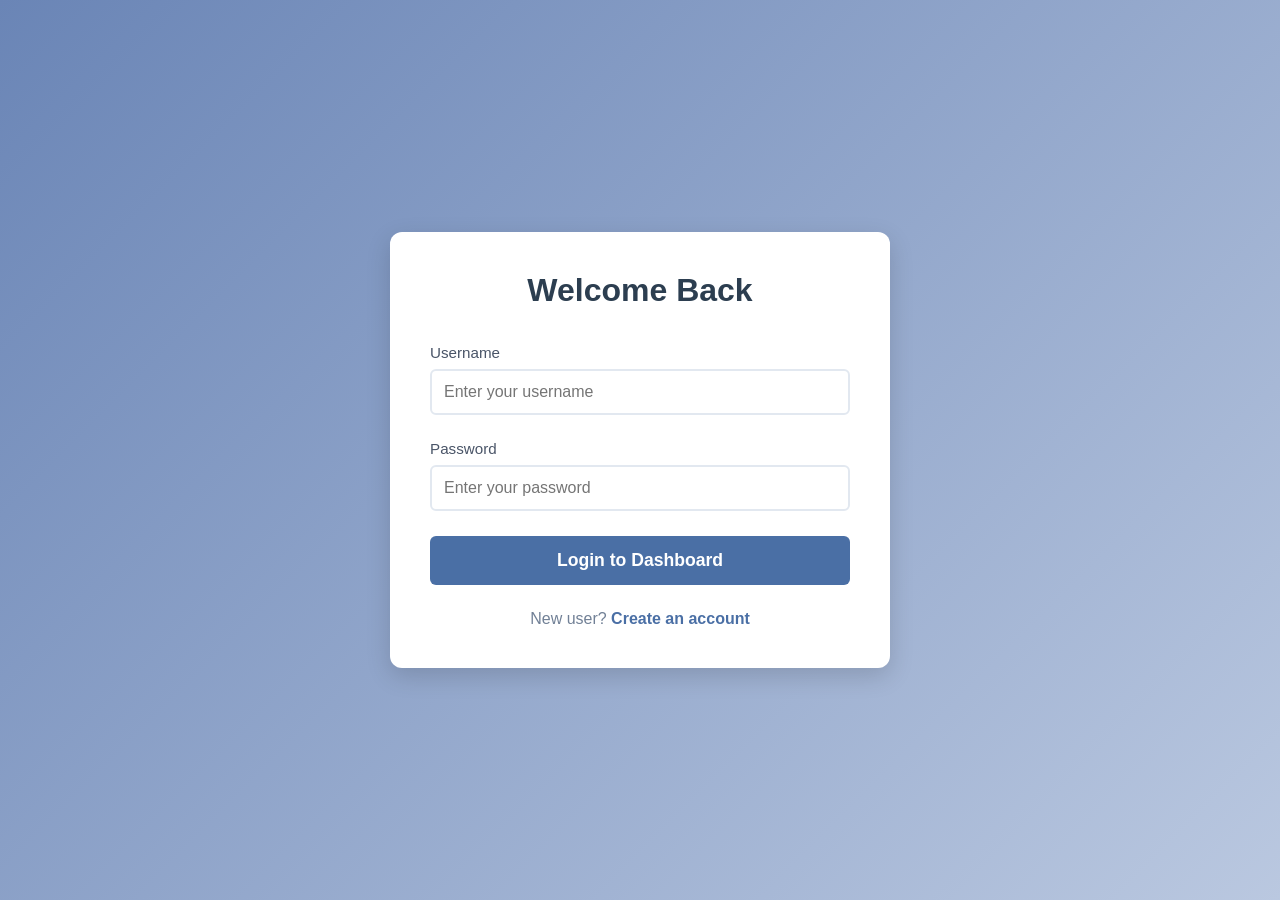
<file: index.html>
<!DOCTYPE html>
<html lang="en">
<head>
    <meta charset="UTF-8">
    <meta name="viewport" content="width=device-width, initial-scale=1.0">
    <title>SE104 Login System</title>
    <link rel="stylesheet" href="styles.css">
</head>
<body>
    <div class="main-container">
        <div class="auth-card">
            <h1>Welcome Back</h1>
            <form action="server.html" method="get">
                <div class="input-group">
                    <label for="username">Username</label>
                    <input type="text" id="username" name="username" required placeholder="Enter your username">
                </div>
                
                <div class="input-group">
                    <label for="password">Password</label>
                    <input type="password" id="password" name="password" required placeholder="Enter your password">
                </div>
                
                <button type="submit" class="btn-primary">Login to Dashboard</button>
                
                <p class="auth-footer">
                    New user? <a href="register.html">Create an account</a>
                </p>
            </form>
        </div>
    </div>
</body>
</html>
</file>
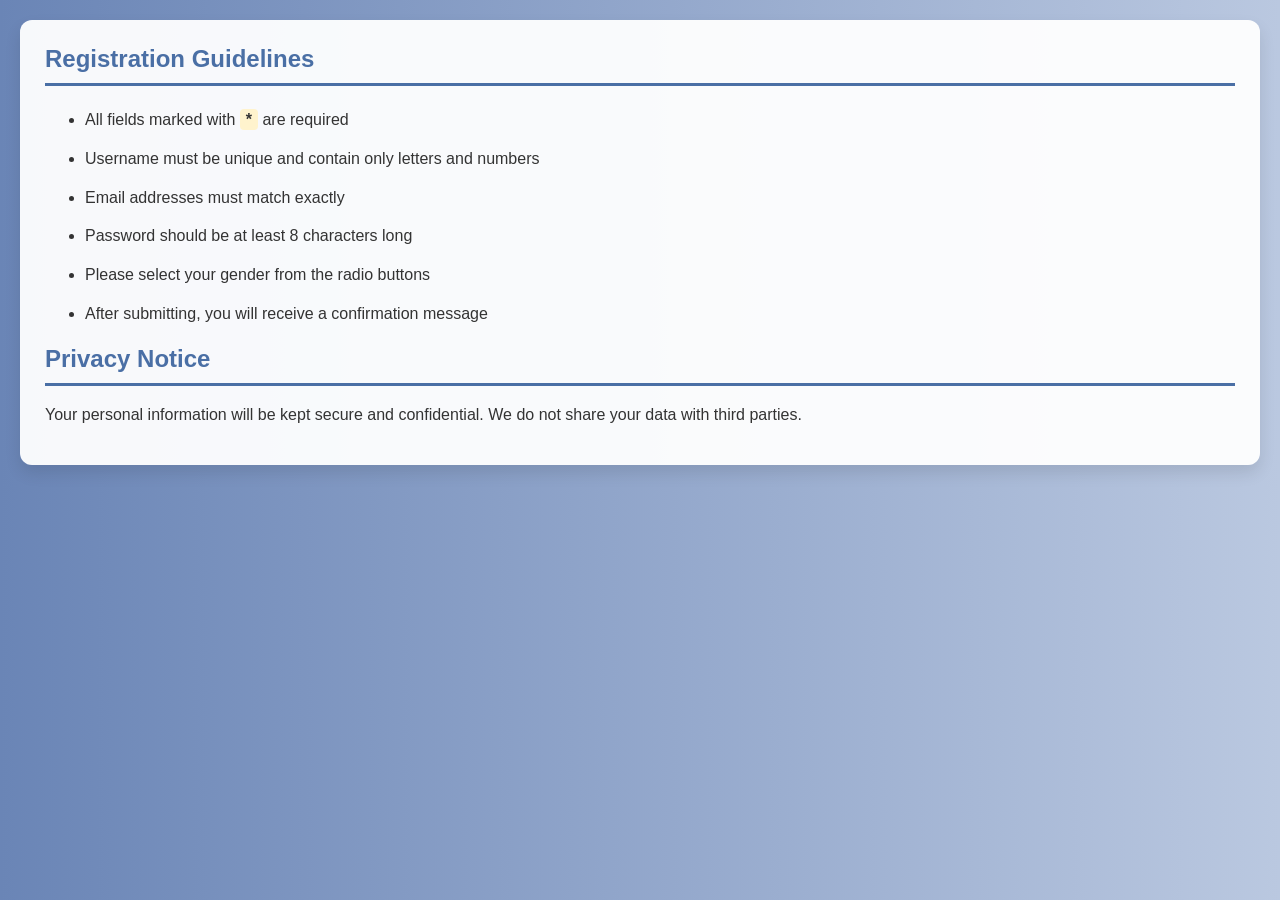
<file: instructions.html>
<!DOCTYPE html>
<html lang="en">
<head>
    <meta charset="UTF-8">
    <meta name="viewport" content="width=device-width, initial-scale=1.0">
    <title>Instructions</title>
    <style>
        body {
            font-family: Arial, sans-serif;
            padding: 20px;
            margin: 0;
            background: linear-gradient(to right, #6a85b6, #bac8e0);
            color: white;
        }
        .instructions-content {
            background: rgba(255, 255, 255, 0.95);
            padding: 25px;
            border-radius: 12px;
            color: #333;
            box-shadow: 0 8px 16px rgba(0,0,0,0.1);
        }
        h2 {
            color: #4a6fa5;
            margin-top: 0;
            border-bottom: 3px solid #4a6fa5;
            padding-bottom: 10px;
        }
        ul {
            line-height: 1.8;
        }
        li {
            margin-bottom: 10px;
        }
        .highlight {
            background-color: #fff3cd;
            padding: 2px 6px;
            border-radius: 4px;
            font-weight: 600;
        }
    </style>
</head>
<body>
    <div class="instructions-content">
        <h2>Registration Guidelines</h2>
        <ul>
            <li>All fields marked with <span class="highlight">*</span> are required</li>
            <li>Username must be unique and contain only letters and numbers</li>
            <li>Email addresses must match exactly</li>
            <li>Password should be at least 8 characters long</li>
            <li>Please select your gender from the radio buttons</li>
            <li>After submitting, you will receive a confirmation message</li>
        </ul>
        
        <h2>Privacy Notice</h2>
        <p>Your personal information will be kept secure and confidential. We do not share your data with third parties.</p>
    </div>
</body>
</html>
</file>
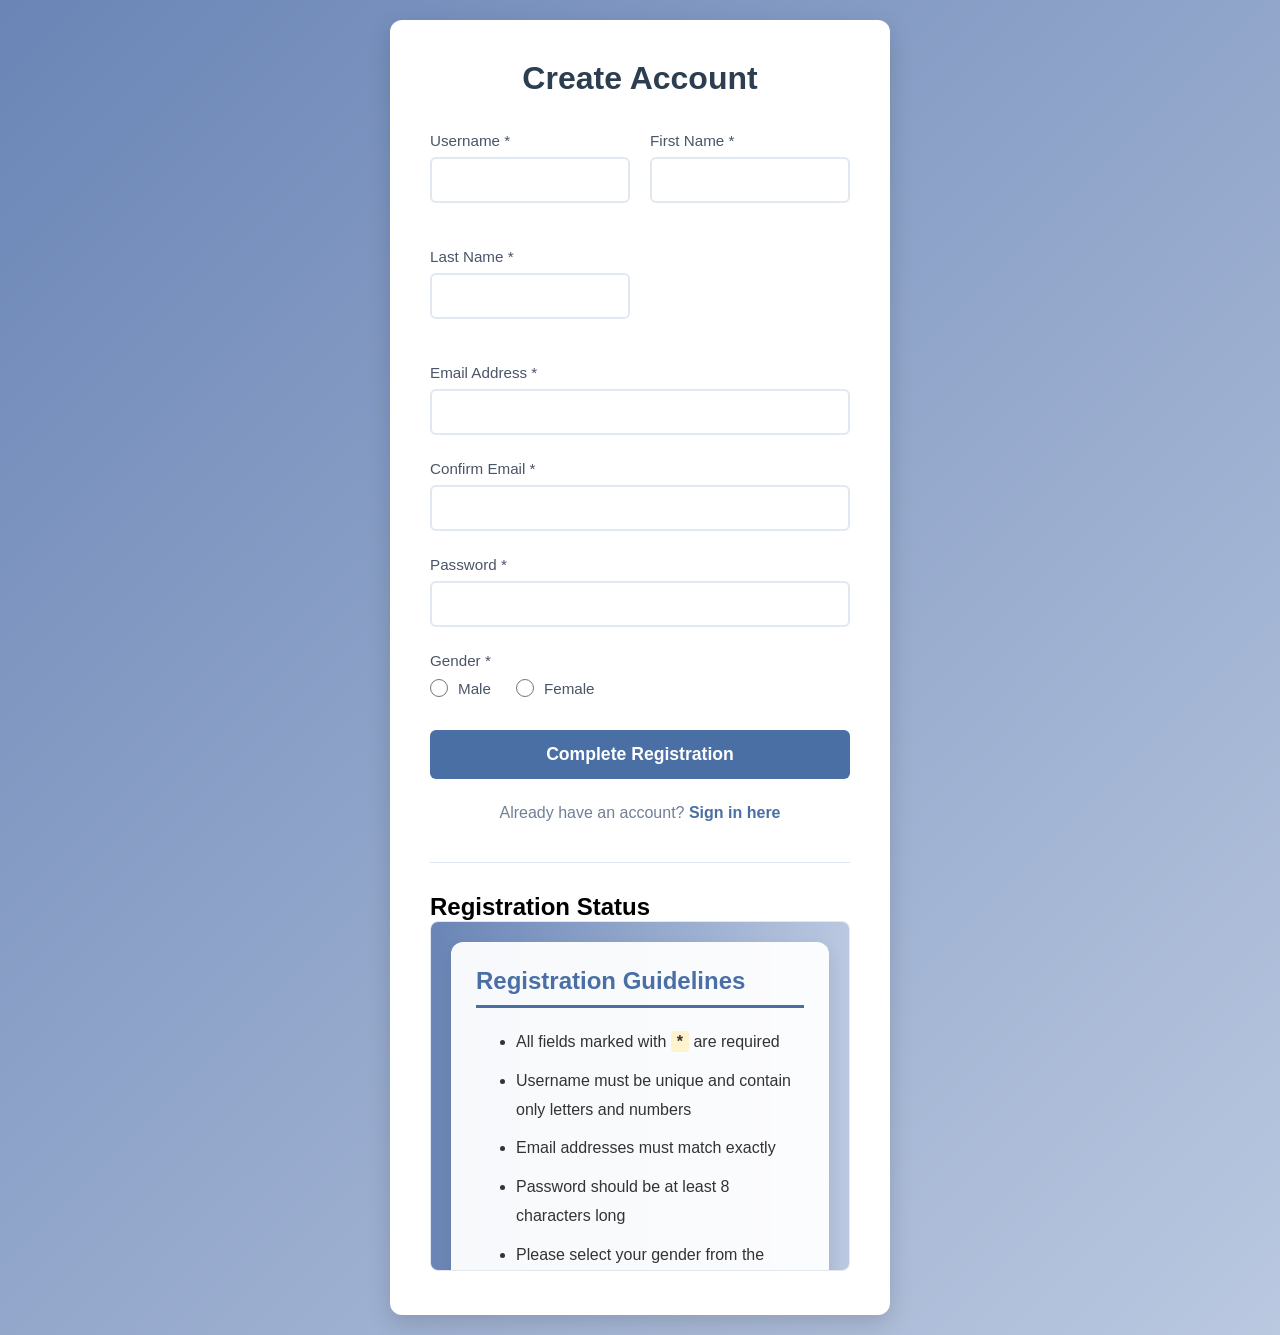
<file: register.html>
<!DOCTYPE html>
<html lang="en">
<head>
    <meta charset="UTF-8">
    <meta name="viewport" content="width=device-width, initial-scale=1.0">
    <title>Create Account</title>
    <link rel="stylesheet" href="styles.css">
</head>
<body>
    <div class="main-container">
        <div class="auth-card register-mode">
            <h1>Create Account</h1>
            <form action="server.html" method="get" target="result_frame">
                <div class="form-grid">
                    <div class="input-group">
                        <label for="username">Username *</label>
                        <input type="text" id="username" name="username" required>
                    </div>
                    
                    <div class="input-group">
                        <label for="firstname">First Name *</label>
                        <input type="text" id="firstname" name="firstname" required>
                    </div>
                    
                    <div class="input-group">
                        <label for="lastname">Last Name *</label>
                        <input type="text" id="lastname" name="lastname" required>
                    </div>
                </div>
                
                <div class="input-group">
                    <label for="email">Email Address *</label>
                    <input type="email" id="email" name="email" required>
                </div>
                
                <div class="input-group">
                    <label for="confirm_email">Confirm Email *</label>
                    <input type="email" id="confirm_email" name="confirm_email" required>
                </div>
                
                <div class="input-group">
                    <label for="password">Password *</label>
                    <input type="password" id="password" name="password" required>
                </div>
                
                <div class="input-group">
                    <label>Gender *</label>
                    <div class="gender-options">
                        <label class="radio-item">
                            <input type="radio" name="gender" value="male" required>
                            <span>Male</span>
                        </label>
                        <label class="radio-item">
                            <input type="radio" name="gender" value="female" required>
                            <span>Female</span>
                        </label>
                    </div>
                </div>
                
                <button type="submit" class="btn-primary">Complete Registration</button>
                
                <p class="auth-footer">
                    Already have an account? <a href="index.html">Sign in here</a>
                </p>
            </form>
            
            <div class="help-section">
                <h2>Registration Status</h2>
                <iframe src="instructions.html" name="result_frame" title="Registration Instructions and Results"></iframe>
            </div>
        </div>
    </div>
</body>
</html>
</file>
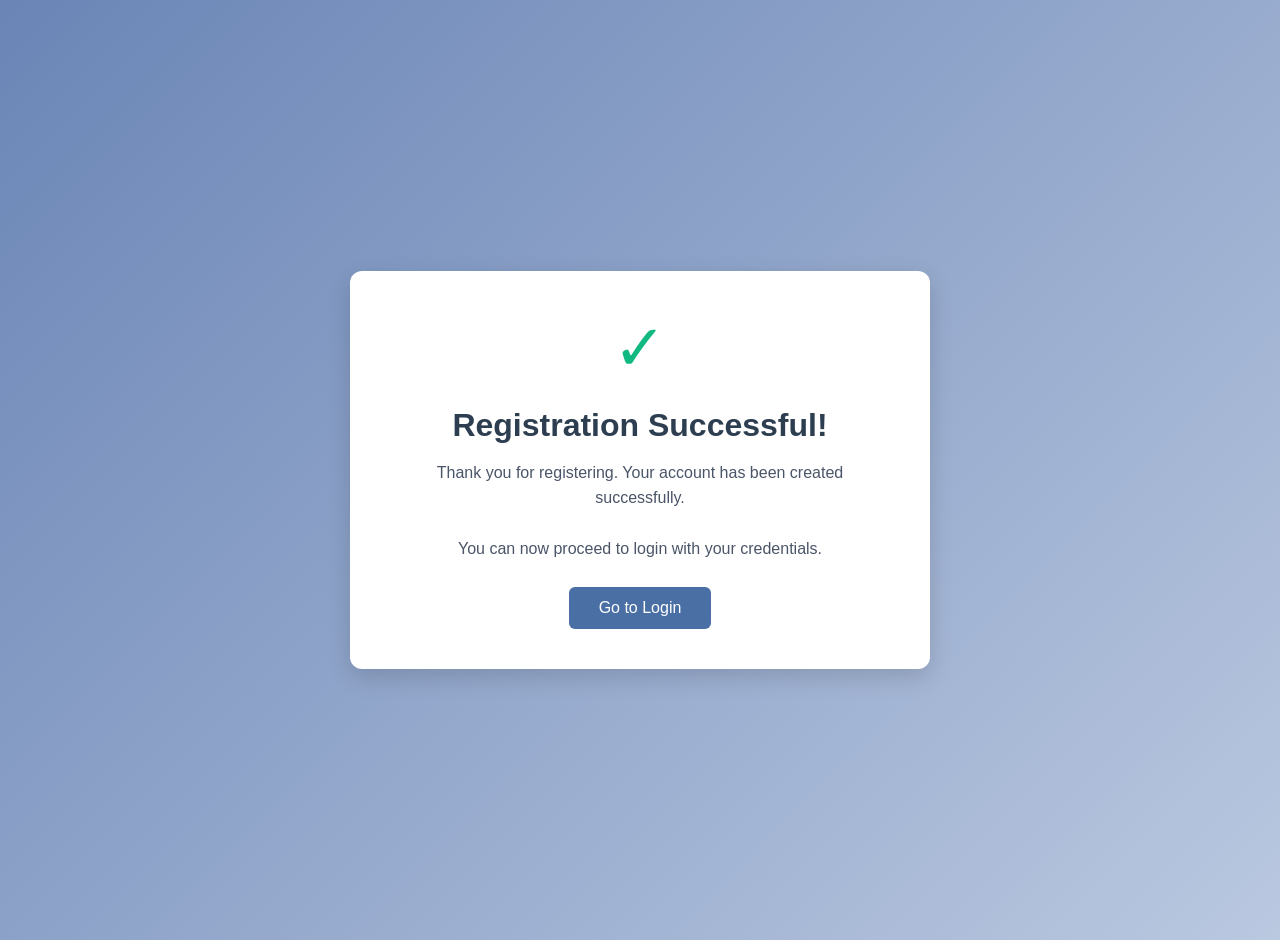
<file: server.html>
<!DOCTYPE html>
<html lang="en">
<head>
    <meta charset="UTF-8">
    <meta name="viewport" content="width=device-width, initial-scale=1.0">
    <title>Success</title>
    <style>
        body {
            font-family: 'Segoe UI', Tahoma, Geneva, Verdana, sans-serif;
            padding: 20px;
            margin: 0;
            background: linear-gradient(135deg, #6a85b6 0%, #bac8e0 100%);
            display: flex;
            justify-content: center;
            align-items: center;
            min-height: 100vh;
        }
        .success-card {
            background: white;
            padding: 40px;
            border-radius: 12px;
            box-shadow: 0 8px 24px rgba(0,0,0,0.15);
            text-align: center;
            max-width: 500px;
            width: 100%;
        }
        .success-icon {
            font-size: 64px;
            color: #10b981;
            margin-bottom: 20px;
        }
        h1 {
            color: #2c3e50;
            margin-bottom: 15px;
        }
        p {
            color: #4a5568;
            line-height: 1.6;
            margin-bottom: 25px;
        }
        .btn-home {
            background: #4a6fa5;
            color: white;
            padding: 12px 30px;
            border: none;
            border-radius: 6px;
            font-size: 16px;
            cursor: pointer;
            text-decoration: none;
            display: inline-block;
            transition: background 0.2s;
        }
        .btn-home:hover {
            background: #34517b;
        }
    </style>
</head>
<body>
    <div class="success-card">
        <div class="success-icon">✓</div>
        <h1>Registration Successful!</h1>
        <p>Thank you for registering. Your account has been created successfully.</p>
        <p>You can now proceed to login with your credentials.</p>
        <a href="index.html" class="btn-home">Go to Login</a>
    </div>
</body>
</html>
</file>
<file: styles.css>
* {
    margin: 0;
    padding: 0;
    box-sizing: border-box;
}

body {
    font-family: 'Segoe UI', Tahoma, Geneva, Verdana, sans-serif;
    background: linear-gradient(135deg, #6a85b6 0%, #bac8e0 100%);
    min-height: 100vh;
    display: flex;
    justify-content: center;
    align-items: center;
    padding: 20px;
}

.main-container {
    width: 100%;
    max-width: 500px;
}

.auth-card {
    background: #ffffff;
    padding: 40px;
    border-radius: 12px;
    box-shadow: 0 8px 24px rgba(0,0,0,0.15);
}

.register-mode {
    max-width: 800px;
    margin: 0 auto;
}

h1 {
    color: #2c3e50;
    text-align: center;
    margin-bottom: 35px;
    font-weight: 600;
}

.form-grid {
    display: grid;
    grid-template-columns: repeat(auto-fit, minmax(200px, 1fr));
    gap: 20px;
    margin-bottom: 20px;
}

.input-group {
    margin-bottom: 25px;
}

label {
    display: block;
    margin-bottom: 8px;
    color: #4a5568;
    font-weight: 500;
    font-size: 0.95rem;
}

input[type="text"],
input[type="email"],
input[type="password"] {
    width: 100%;
    padding: 12px;
    border: 2px solid #e2e8f0;
    border-radius: 6px;
    font-size: 1rem;
    transition: border-color 0.2s;
}

input:focus {
    outline: none;
    border-color: #6a85b6;
}

.gender-options {
    display: flex;
    gap: 25px;
    margin-top: 10px;
}

.radio-item {
    display: flex;
    align-items: center;
    cursor: pointer;
}

.radio-item input {
    margin-right: 10px;
    width: 18px;
    height: 18px;
}

.btn-primary {
    width: 100%;
    padding: 14px;
    background: #4a6fa5;
    color: white;
    border: none;
    border-radius: 6px;
    font-size: 1.1rem;
    font-weight: 600;
    cursor: pointer;
    transition: background 0.2s;
}

.btn-primary:hover {
    background: #34517b;
}

.auth-footer {
    text-align: center;
    margin-top: 25px;
    color: #718096;
}

.auth-footer a {
    color: #4a6fa5;
    text-decoration: none;
    font-weight: 600;
}

.help-section {
    margin-top: 40px;
    padding-top: 30px;
    border-top: 1px solid #e2e8f0;
}

.help-section iframe {
    width: 100%;
    height: 350px;
    border: 1px solid #e2e8f0;
    border-radius: 8px;
    background: #f8fafc;
}

@media (max-width: 768px) {
    .auth-card {
        padding: 25px;
    }
    .form-grid {
        grid-template-columns: 1fr;
    }
}
</file>
